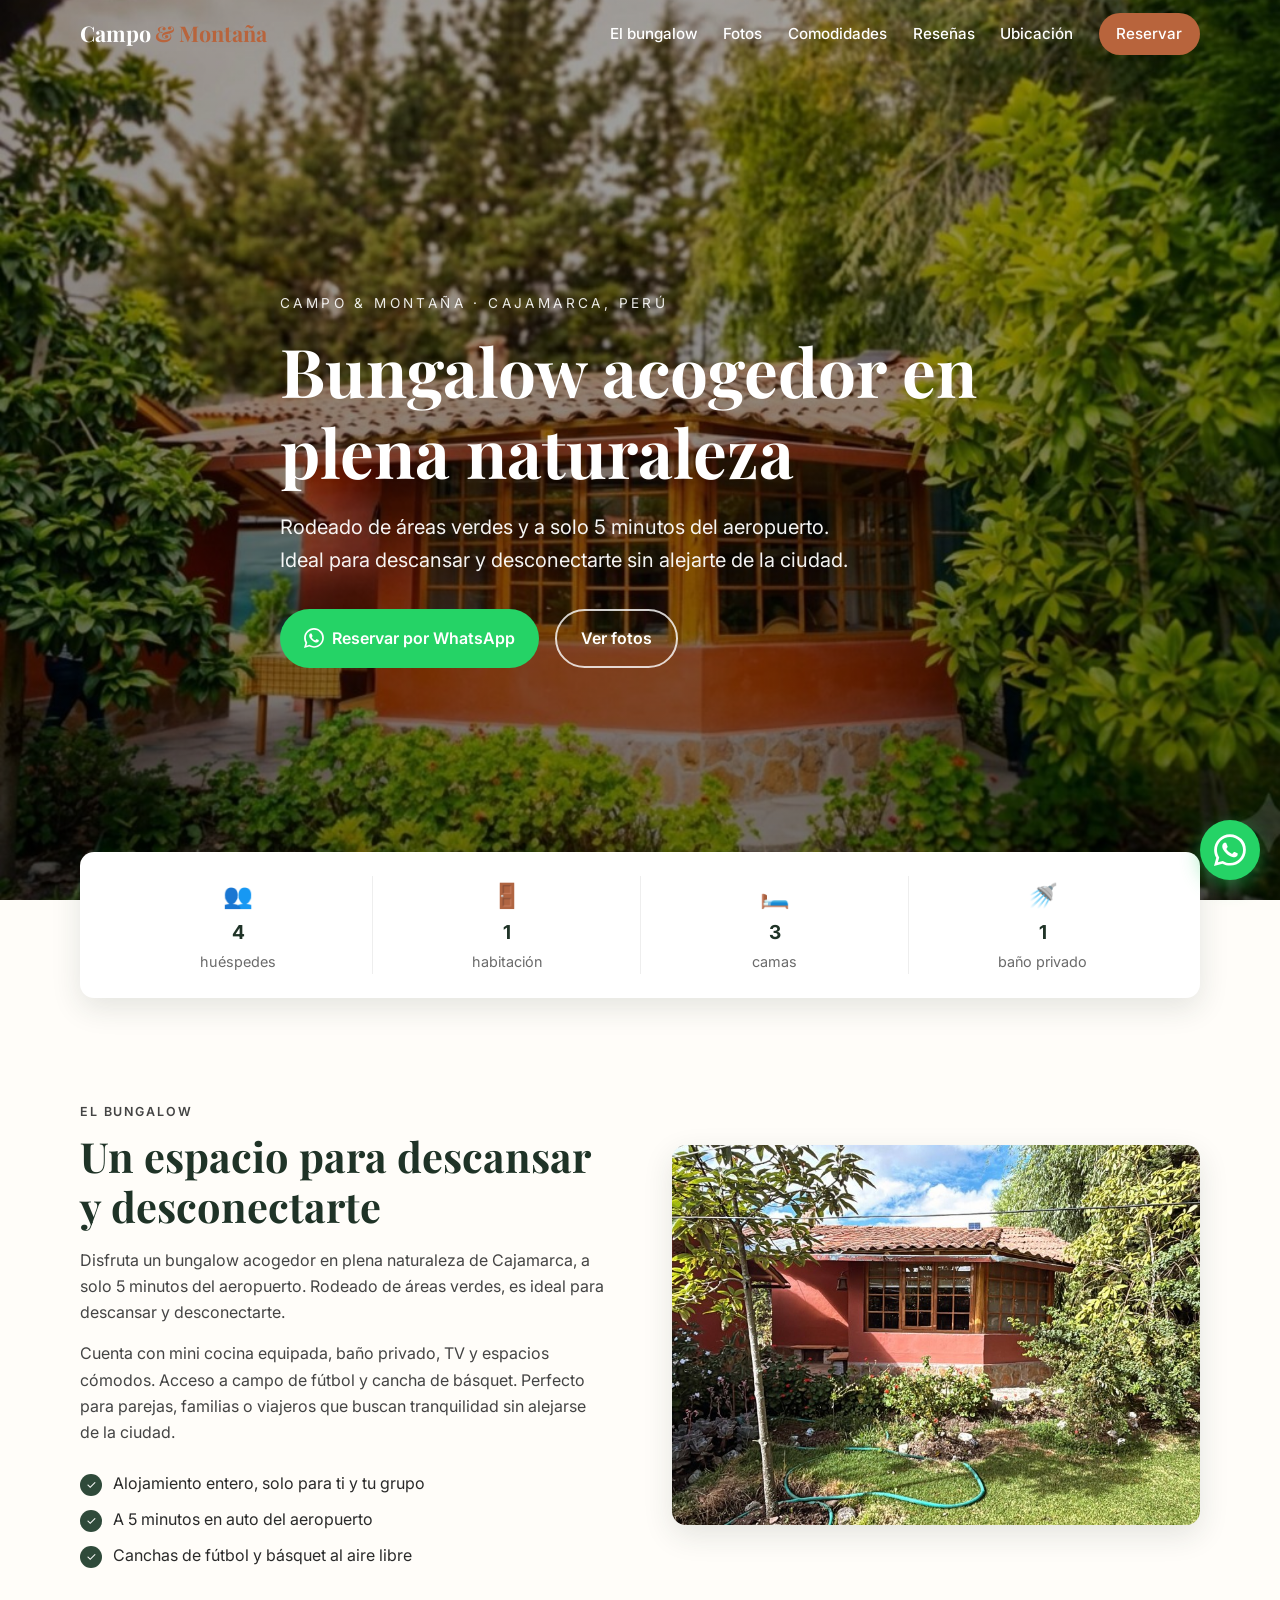
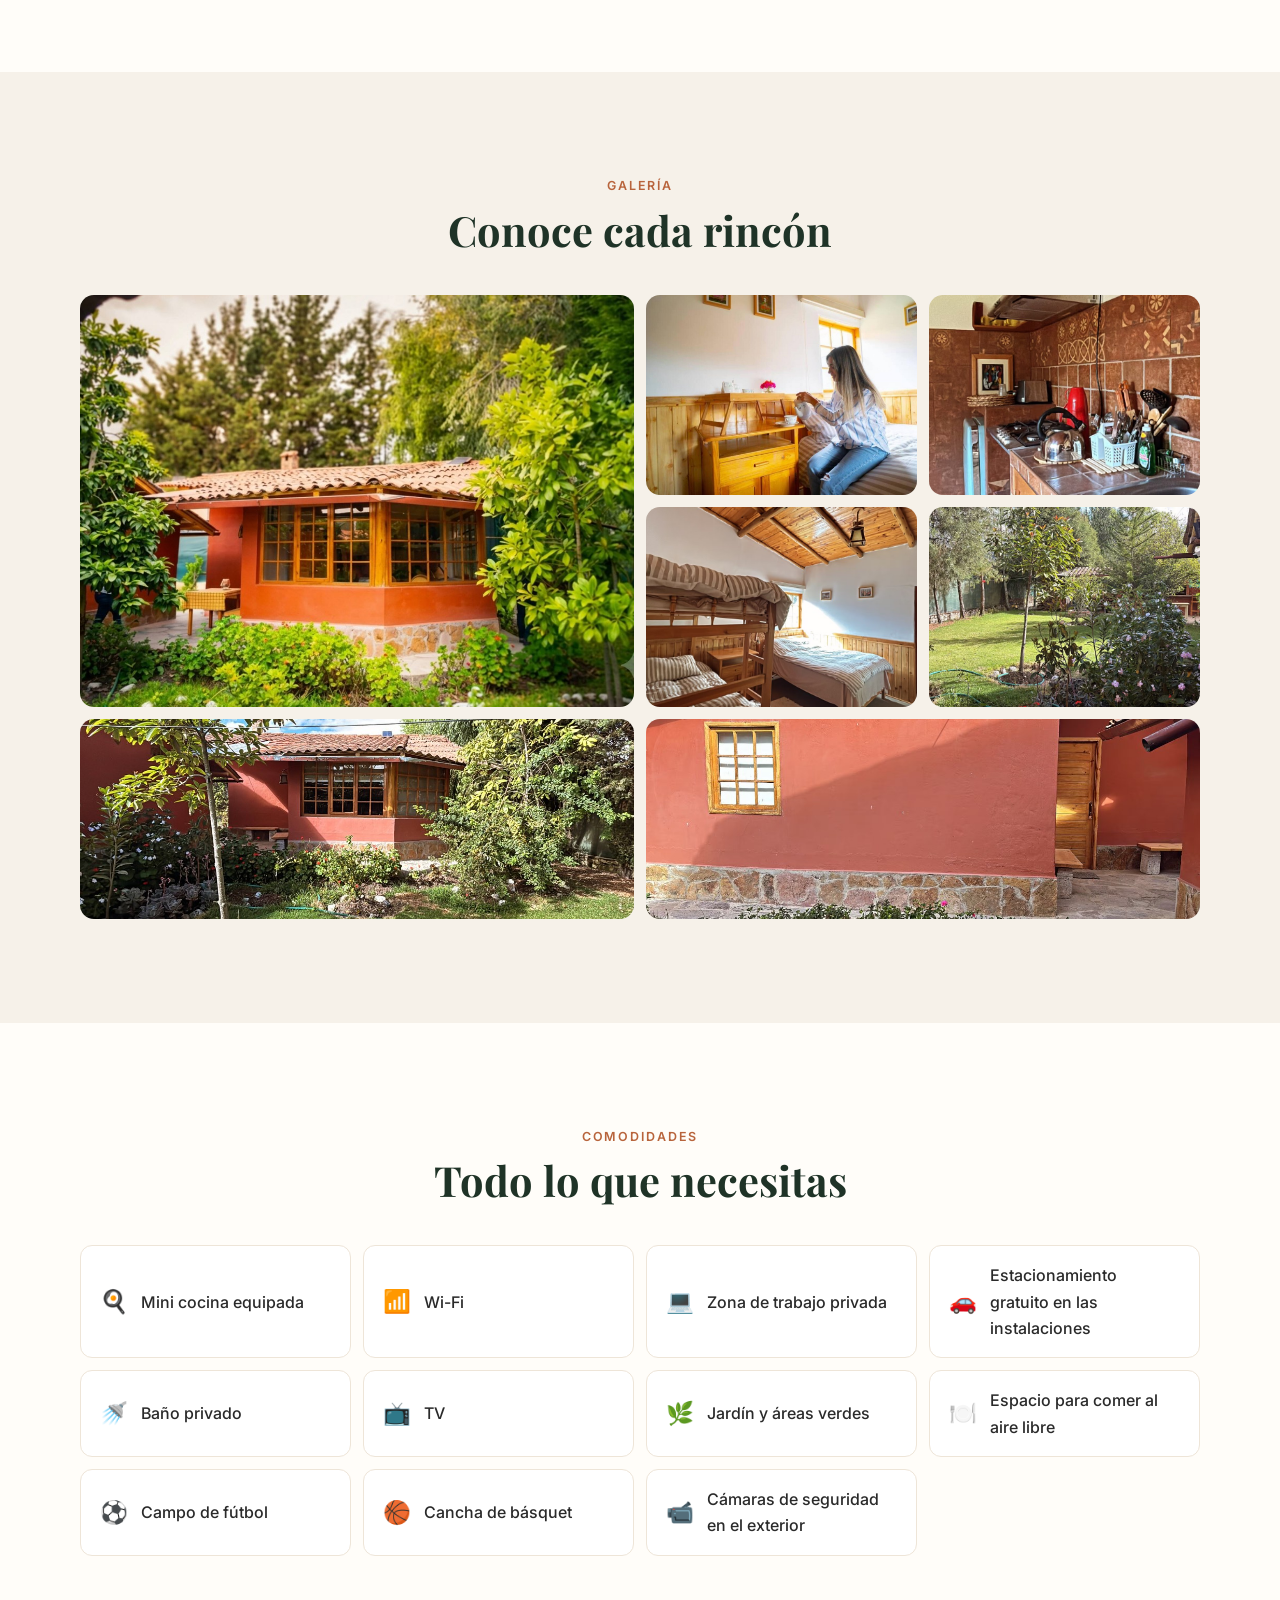
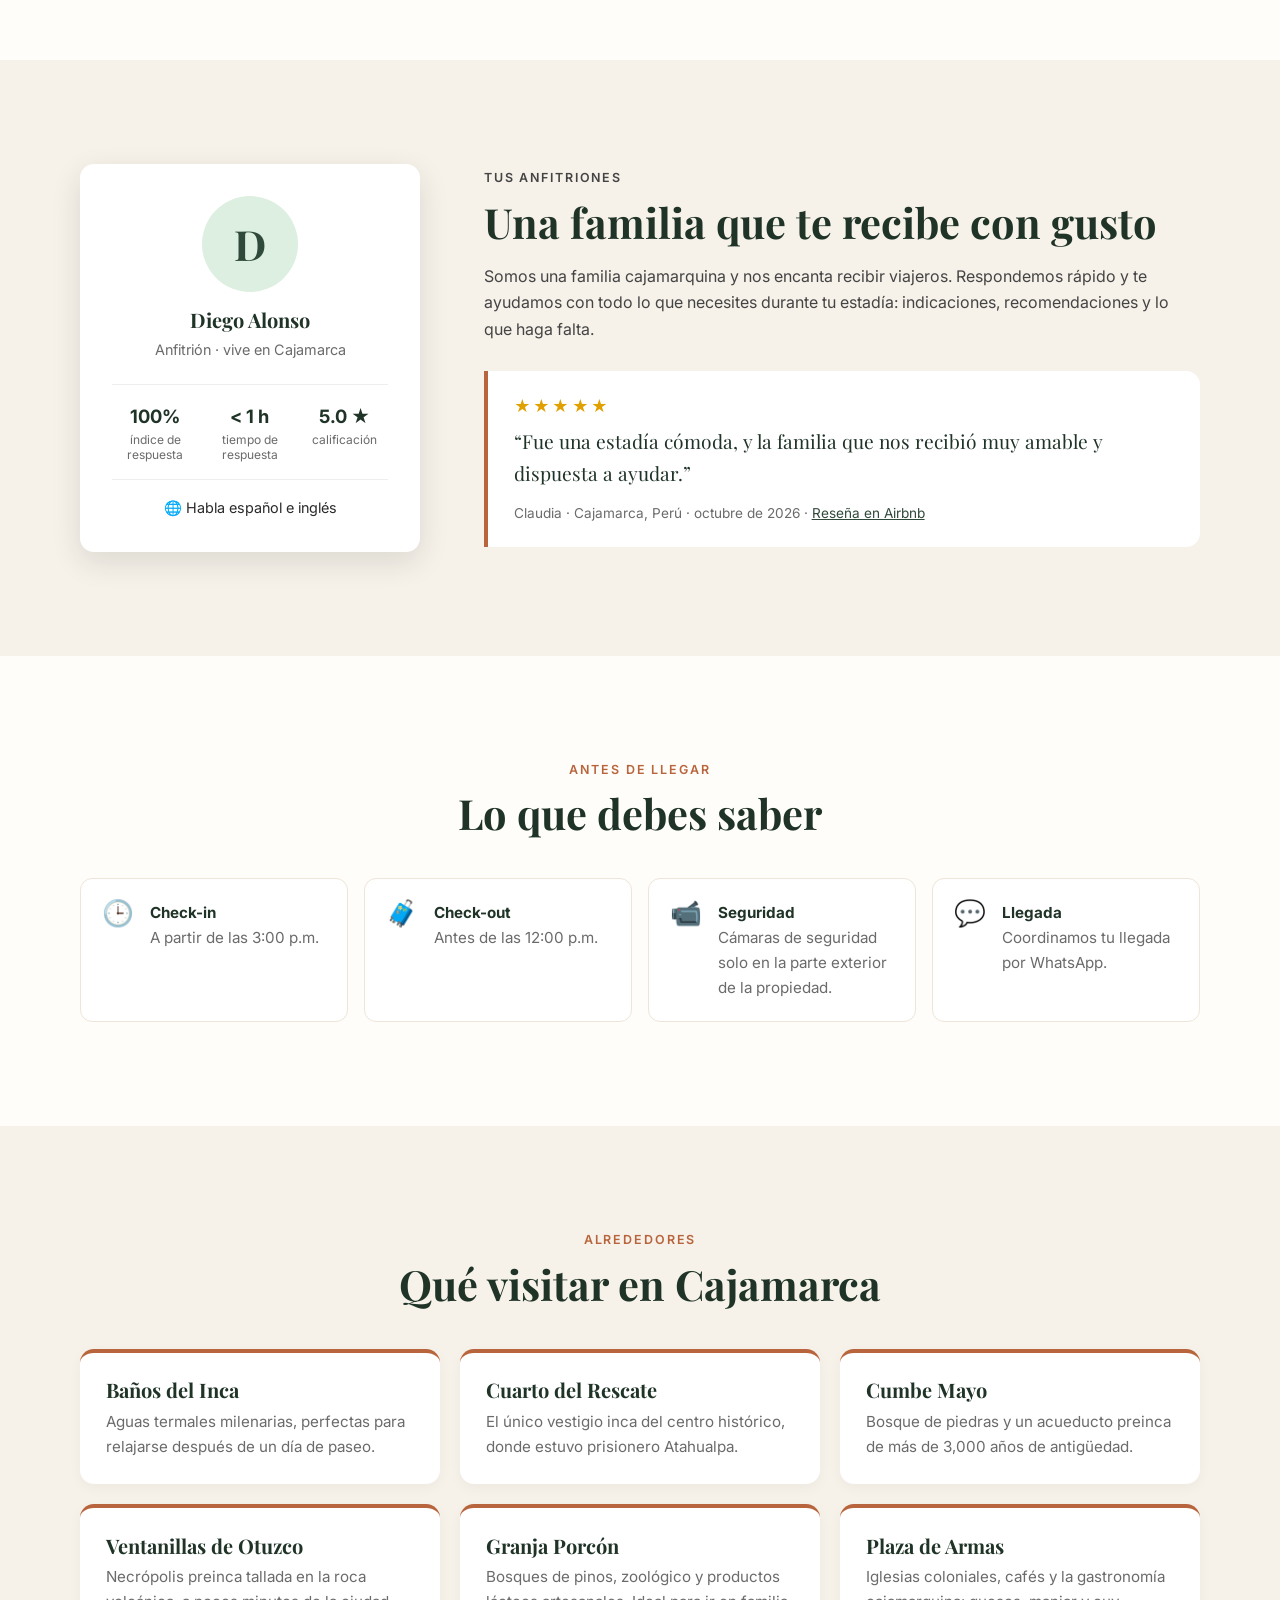
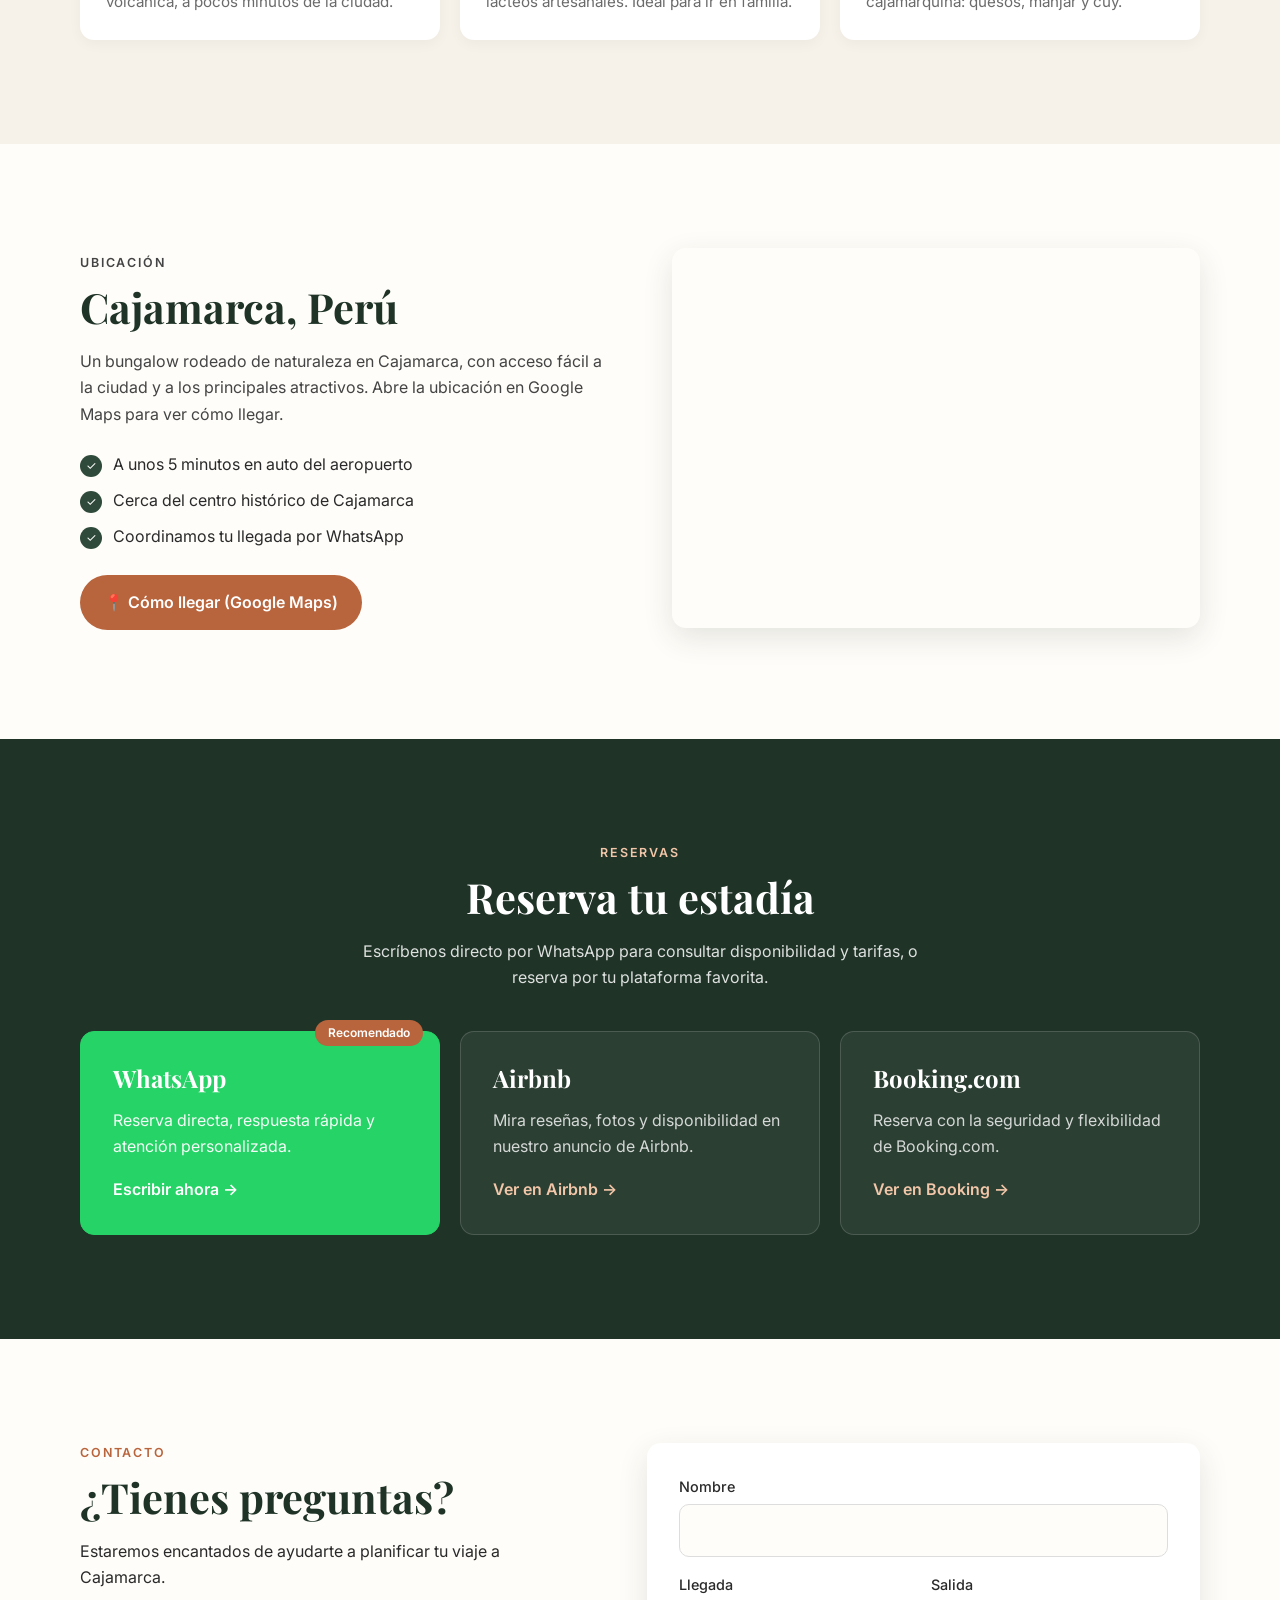
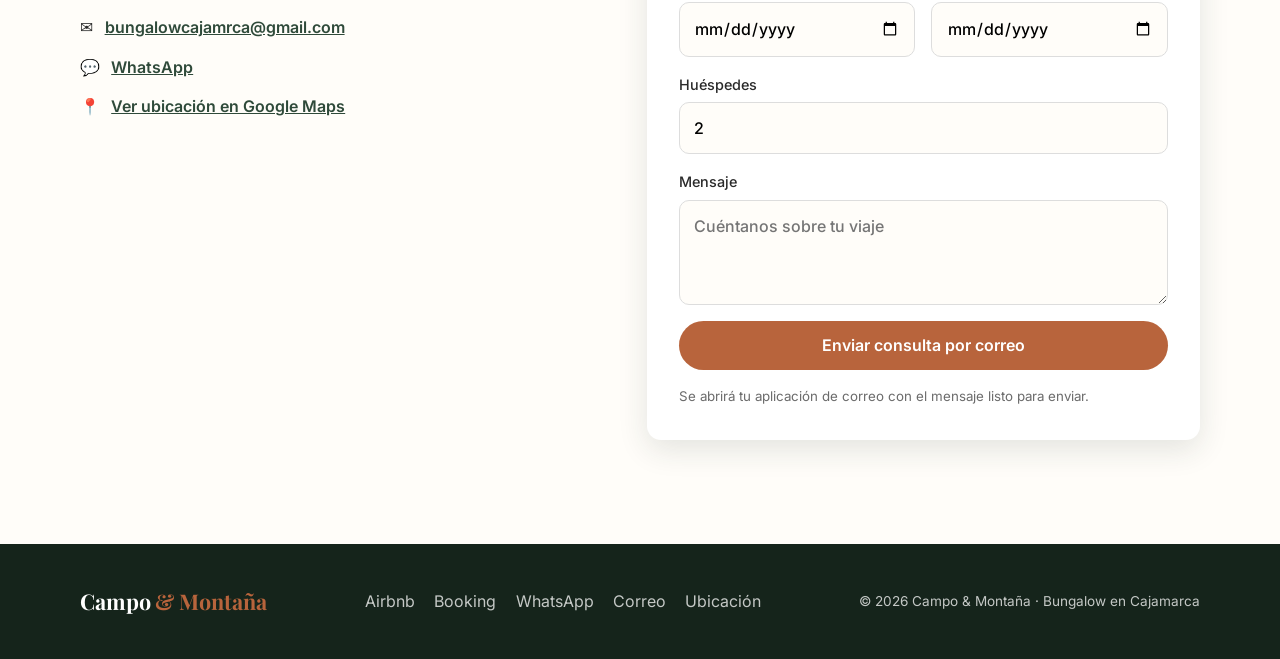
<file: index.html>
<!DOCTYPE html>
<html lang="es">
<head>
  <meta charset="UTF-8" />
  <meta name="viewport" content="width=device-width, initial-scale=1.0" />
  <title>Campo &amp; Montaña: Bungalow Acogedor en Cajamarca</title>
  <meta name="description" content="Bungalow acogedor en plena naturaleza de Cajamarca, a 5 minutos del aeropuerto. Para 4 huéspedes, con mini cocina, Wi-Fi, estacionamiento gratuito y canchas de fútbol y básquet. Reserva por WhatsApp, Airbnb o Booking." />
  <meta name="keywords" content="bungalow Cajamarca, hospedaje Cajamarca, alojamiento Cajamarca, Baños del Inca, casa de campo Cajamarca, Airbnb Cajamarca" />
  <meta name="theme-color" content="#2f4a3a" />
  <link rel="canonical" href="https://ddiegohoyos2007-tech.github.io/Bungalow/" />

  <!-- Open Graph (vista previa al compartir en WhatsApp / Facebook) -->
  <meta property="og:type" content="website" />
  <meta property="og:title" content="Campo &amp; Montaña: Bungalow Acogedor en Cajamarca" />
  <meta property="og:description" content="Bungalow rodeado de naturaleza, a 5 minutos del aeropuerto de Cajamarca. Reserva directo por WhatsApp." />
  <meta property="og:image" content="https://ddiegohoyos2007-tech.github.io/Bungalow/images/portada.jpg" />
  <meta property="og:url" content="https://ddiegohoyos2007-tech.github.io/Bungalow/" />
  <meta property="og:locale" content="es_PE" />

  <link rel="icon" href="data:image/svg+xml,<svg xmlns='http://www.w3.org/2000/svg' viewBox='0 0 100 100'><text y='.9em' font-size='90'>🏡</text></svg>" />
  <link rel="preconnect" href="https://fonts.googleapis.com" />
  <link rel="preconnect" href="https://fonts.gstatic.com" crossorigin />
  <link href="https://fonts.googleapis.com/css2?family=Playfair+Display:wght@500;700&family=Inter:wght@400;500;600&display=swap" rel="stylesheet" />
  <link rel="stylesheet" href="css/styles.css" />

  <!-- Datos estructurados para Google -->
  <script type="application/ld+json">
  {
    "@context": "https://schema.org",
    "@type": "LodgingBusiness",
    "name": "Campo & Montaña: Bungalow Acogedor en Cajamarca",
    "description": "Bungalow acogedor en plena naturaleza de Cajamarca, a 5 minutos del aeropuerto.",
    "checkinTime": "15:00",
    "checkoutTime": "12:00",
    "numberOfRooms": 1,
    "amenityFeature": [
      {"@type": "LocationFeatureSpecification", "name": "Wi-Fi", "value": true},
      {"@type": "LocationFeatureSpecification", "name": "Estacionamiento gratuito", "value": true},
      {"@type": "LocationFeatureSpecification", "name": "Cocina", "value": true}
    ],
    "email": "bungalowcajamrca@gmail.com",
    "address": { "@type": "PostalAddress", "addressLocality": "Cajamarca", "addressCountry": "PE" },
    "hasMap": "https://maps.app.goo.gl/gM3MKxCMabuXckFG8",
    "image": "https://ddiegohoyos2007-tech.github.io/Bungalow/images/portada.jpg",
    "url": "https://ddiegohoyos2007-tech.github.io/Bungalow/",
    "sameAs": [
      "https://www.airbnb.cl/rooms/1586560293277584547",
      "https://www.booking.com/Share-51Z6vq"
    ]
  }
  </script>
</head>
<body>

  <!-- ===== NAVEGACIÓN ===== -->
  <header class="nav" id="nav">
    <div class="container nav__inner">
      <a href="#inicio" class="nav__logo">Campo<span>&amp; Montaña</span></a>
      <button class="nav__toggle" id="navToggle" aria-label="Abrir menú" aria-expanded="false">
        <span></span><span></span><span></span>
      </button>
      <nav class="nav__links" id="navLinks">
        <a href="#nosotros">El bungalow</a>
        <a href="#galeria">Fotos</a>
        <a href="#comodidades">Comodidades</a>
        <a href="#anfitrion">Reseñas</a>
        <a href="#ubicacion">Ubicación</a>
        <a href="#reservar" class="btn btn--small">Reservar</a>
      </nav>
    </div>
  </header>

  <!-- ===== PORTADA ===== -->
  <section class="hero" id="inicio">
    <div class="hero__overlay"></div>
    <div class="container hero__content">
      <p class="hero__eyebrow">Campo &amp; Montaña · Cajamarca, Perú</p>
      <h1>Bungalow acogedor en plena naturaleza</h1>
      <p class="hero__lead">Rodeado de áreas verdes y a solo 5 minutos del aeropuerto. Ideal para descansar y desconectarte sin alejarte de la ciudad.</p>
      <div class="hero__actions">
        <a href="https://wa.link/zfmrv6" target="_blank" rel="noopener" class="btn btn--whatsapp">
          <svg viewBox="0 0 24 24" aria-hidden="true"><path d="M17.5 14.4c-.3-.1-1.7-.8-2-.9-.3-.1-.5-.1-.7.1-.2.3-.8.9-.9 1.1-.2.2-.3.2-.6.1-.3-.1-1.2-.5-2.3-1.4-.9-.8-1.4-1.7-1.6-2-.2-.3 0-.5.1-.6l.4-.5c.1-.2.2-.3.3-.5.1-.2 0-.4 0-.5l-.9-2.2c-.2-.6-.5-.5-.7-.5h-.6c-.2 0-.5.1-.8.4-.3.3-1 1-1 2.4s1 2.8 1.2 3c.1.2 2 3.1 4.9 4.3.7.3 1.2.5 1.6.6.7.2 1.3.2 1.8.1.6-.1 1.7-.7 1.9-1.4.2-.7.2-1.2.2-1.4-.1-.1-.3-.2-.6-.3zM12 21.8c-1.8 0-3.5-.5-5-1.4l-.4-.2-3.7 1 1-3.6-.2-.4C2.7 15.6 2.2 13.8 2.2 12 2.2 6.6 6.6 2.2 12 2.2c2.6 0 5.1 1 6.9 2.9 1.8 1.8 2.9 4.3 2.9 6.9 0 5.4-4.4 9.8-9.8 9.8zm8.4-18.2C18.1 1.3 15.2.1 12 .1 5.5.1.1 5.5.1 12c0 2.1.5 4.1 1.6 5.9L0 24l6.3-1.7c1.7.9 3.7 1.4 5.7 1.4 6.6 0 11.9-5.3 11.9-11.9 0-3.2-1.2-6.2-3.5-8.4z"/></svg>
          Reservar por WhatsApp
        </a>
        <a href="#galeria" class="btn btn--ghost">Ver fotos</a>
      </div>
    </div>
  </section>

  <!-- ===== DATOS RÁPIDOS ===== -->
    <section class="facts">
    <div class="container facts__grid">
      <div class="fact"><span class="fact__icon">👥</span><strong>4</strong><span>huéspedes</span></div>
      <div class="fact"><span class="fact__icon">🚪</span><strong>1</strong><span>habitación</span></div>
      <div class="fact"><span class="fact__icon">🛏️</span><strong>3</strong><span>camas</span></div>
      <div class="fact"><span class="fact__icon">🚿</span><strong>1</strong><span>baño privado</span></div>
    </div>
  </section>

  <!-- ===== SOBRE EL BUNGALOW ===== -->
  <section class="section" id="nosotros">
    <div class="container split">
      <div class="split__text">
        <p class="eyebrow">El bungalow</p>
        <h2>Un espacio para descansar y desconectarte</h2>
        <p>Disfruta un bungalow acogedor en plena naturaleza de Cajamarca, a solo 5 minutos del aeropuerto. Rodeado de áreas verdes, es ideal para descansar y desconectarte.</p>
        <p>Cuenta con mini cocina equipada, baño privado, TV y espacios cómodos. Acceso a campo de fútbol y cancha de básquet. Perfecto para parejas, familias o viajeros que buscan tranquilidad sin alejarse de la ciudad.</p>
        <ul class="checklist">
          <li>Alojamiento entero, solo para ti y tu grupo</li>
          <li>A 5 minutos en auto del aeropuerto</li>
          <li>Canchas de fútbol y básquet al aire libre</li>
        </ul>
      </div>
      <div class="split__media">
        <div class="photo" style="background-image: url('images/foto-6.jpg')" data-label="foto-6.jpg" role="img" aria-label="Bungalow rodeado de jardín"></div>
      </div>
    </div>
  </section>

  <!-- ===== GALERÍA ===== -->
  <!-- Fotos en /images: foto-1.jpg ... foto-7.jpg -->
  <section class="section section--alt" id="galeria">
    <div class="container">
      <p class="eyebrow center">Galería</p>
      <h2 class="center">Conoce cada rincón</h2>
      <div class="gallery" id="gallery">
        <button class="photo gallery__item gallery__item--big" style="background-image: url('images/foto-1.jpg')" data-src="images/foto-1.jpg" data-label="foto-1.jpg" aria-label="Ver foto: Exterior del bungalow entre árboles"></button>
        <button class="photo gallery__item" style="background-image: url('images/foto-2.jpg')" data-src="images/foto-2.jpg" data-label="foto-2.jpg" aria-label="Ver foto: Habitación con mesa de noche"></button>
        <button class="photo gallery__item" style="background-image: url('images/foto-3.jpg')" data-src="images/foto-3.jpg" data-label="foto-3.jpg" aria-label="Ver foto: Mini cocina equipada"></button>
        <button class="photo gallery__item" style="background-image: url('images/foto-4.jpg')" data-src="images/foto-4.jpg" data-label="foto-4.jpg" aria-label="Ver foto: Habitación con camarote y cama"></button>
        <button class="photo gallery__item" style="background-image: url('images/foto-5.jpg')" data-src="images/foto-5.jpg" data-label="foto-5.jpg" aria-label="Ver foto: Jardín con áreas verdes"></button>
        <button class="photo gallery__item gallery__item--wide" style="background-image: url('images/foto-6.jpg')" data-src="images/foto-6.jpg" data-label="foto-6.jpg" aria-label="Ver foto: Bungalow y jardín"></button>
        <button class="photo gallery__item gallery__item--wide" style="background-image: url('images/foto-7.jpg')" data-src="images/foto-7.jpg" data-label="foto-7.jpg" aria-label="Ver foto: Entrada del bungalow"></button>
      </div>
    </div>
  </section>

  <!-- ===== COMODIDADES ===== -->
  <section class="section" id="comodidades">
    <div class="container">
      <p class="eyebrow center">Comodidades</p>
      <h2 class="center">Todo lo que necesitas</h2>
      <div class="amenities">
        <div class="amenity"><span>🍳</span>Mini cocina equipada</div>
        <div class="amenity"><span>📶</span>Wi-Fi</div>
        <div class="amenity"><span>💻</span>Zona de trabajo privada</div>
        <div class="amenity"><span>🚗</span>Estacionamiento gratuito en las instalaciones</div>
        <div class="amenity"><span>🚿</span>Baño privado</div>
        <div class="amenity"><span>📺</span>TV</div>
        <div class="amenity"><span>🌿</span>Jardín y áreas verdes</div>
        <div class="amenity"><span>🍽️</span>Espacio para comer al aire libre</div>
        <div class="amenity"><span>⚽</span>Campo de fútbol</div>
        <div class="amenity"><span>🏀</span>Cancha de básquet</div>
        <div class="amenity"><span>📹</span>Cámaras de seguridad en el exterior</div>
      </div>
    </div>
  </section>

  <!-- ===== ANFITRIÓN Y RESEÑAS ===== -->
  <section class="section section--alt" id="anfitrion">
    <div class="container host">
      <div class="host__card">
        <div class="host__avatar">D</div>
        <h3>Diego Alonso</h3>
        <p class="host__role">Anfitrión · vive en Cajamarca</p>
        <ul class="host__stats">
          <li><strong>100%</strong><span>índice de respuesta</span></li>
          <li><strong>&lt; 1 h</strong><span>tiempo de respuesta</span></li>
          <li><strong>5.0 ★</strong><span>calificación</span></li>
        </ul>
        <p class="host__lang">🌐 Habla español e inglés</p>
      </div>
      <div class="host__text">
        <p class="eyebrow">Tus anfitriones</p>
        <h2>Una familia que te recibe con gusto</h2>
        <p>Somos una familia cajamarquina y nos encanta recibir viajeros. Respondemos rápido y te ayudamos con todo lo que necesites durante tu estadía: indicaciones, recomendaciones y lo que haga falta.</p>
        <blockquote class="review">
          <div class="review__stars" aria-label="5 de 5 estrellas">★★★★★</div>
          <p>“Fue una estadía cómoda, y la familia que nos recibió muy amable y dispuesta a ayudar.”</p>
          <footer>Claudia · Cajamarca, Perú · octubre de 2026 · <a href="https://www.airbnb.cl/rooms/1586560293277584547" target="_blank" rel="noopener">Reseña en Airbnb</a></footer>
        </blockquote>
      </div>
    </div>
  </section>

  <!-- ===== LO QUE DEBES SABER ===== -->
  <section class="section">
    <div class="container">
      <p class="eyebrow center">Antes de llegar</p>
      <h2 class="center">Lo que debes saber</h2>
      <div class="info">
        <div class="info__item"><span>🕒</span><div><strong>Check-in</strong>A partir de las 3:00 p.m.</div></div>
        <div class="info__item"><span>🧳</span><div><strong>Check-out</strong>Antes de las 12:00 p.m.</div></div>
        <div class="info__item"><span>📹</span><div><strong>Seguridad</strong>Cámaras de seguridad solo en la parte exterior de la propiedad.</div></div>
        <div class="info__item"><span>💬</span><div><strong>Llegada</strong>Coordinamos tu llegada por WhatsApp.</div></div>
      </div>
    </div>
  </section>

  <!-- ===== QUÉ HACER EN CAJAMARCA ===== -->
  <section class="section section--alt">
    <div class="container">
      <p class="eyebrow center">Alrededores</p>
      <h2 class="center">Qué visitar en Cajamarca</h2>
      <div class="cards">
        <article class="card">
          <h3>Baños del Inca</h3>
          <p>Aguas termales milenarias, perfectas para relajarse después de un día de paseo.</p>
        </article>
        <article class="card">
          <h3>Cuarto del Rescate</h3>
          <p>El único vestigio inca del centro histórico, donde estuvo prisionero Atahualpa.</p>
        </article>
        <article class="card">
          <h3>Cumbe Mayo</h3>
          <p>Bosque de piedras y un acueducto preinca de más de 3,000 años de antigüedad.</p>
        </article>
        <article class="card">
          <h3>Ventanillas de Otuzco</h3>
          <p>Necrópolis preinca tallada en la roca volcánica, a pocos minutos de la ciudad.</p>
        </article>
        <article class="card">
          <h3>Granja Porcón</h3>
          <p>Bosques de pinos, zoológico y productos lácteos artesanales. Ideal para ir en familia.</p>
        </article>
        <article class="card">
          <h3>Plaza de Armas</h3>
          <p>Iglesias coloniales, cafés y la gastronomía cajamarquina: quesos, manjar y cuy.</p>
        </article>
      </div>
    </div>
  </section>

  <!-- ===== UBICACIÓN ===== -->
  <section class="section" id="ubicacion">
    <div class="container split">
      <div class="split__text">
        <p class="eyebrow">Ubicación</p>
        <h2>Cajamarca, Perú</h2>
        <p>Un bungalow rodeado de naturaleza en Cajamarca, con acceso fácil a la ciudad y a los principales atractivos. Abre la ubicación en Google Maps para ver cómo llegar.</p>
        <ul class="checklist">
          <li>A unos 5 minutos en auto del aeropuerto</li>
          <li>Cerca del centro histórico de Cajamarca</li>
          <li>Coordinamos tu llegada por WhatsApp</li>
        </ul>
        <a href="https://maps.app.goo.gl/gM3MKxCMabuXckFG8" target="_blank" rel="noopener" class="btn map__btn">📍 Cómo llegar (Google Maps)</a>
      </div>
      <div class="split__media">
        <!-- EDITA: cambia "Cajamarca, Peru" por tu dirección o coordenadas para mostrar el punto exacto -->
        <iframe class="map" title="Mapa de Cajamarca" loading="lazy" referrerpolicy="no-referrer-when-downgrade"
          src="https://www.google.com/maps?q=Cajamarca,+Peru&z=13&output=embed"></iframe>
      </div>
    </div>
  </section>

  <!-- ===== RESERVAR ===== -->
  <section class="section book" id="reservar">
    <div class="container">
      <p class="eyebrow center light">Reservas</p>
      <h2 class="center">Reserva tu estadía</h2>
      <p class="center book__lead">Escríbenos directo por WhatsApp para consultar disponibilidad y tarifas, o reserva por tu plataforma favorita.</p>
      <div class="book__grid">
        <a href="https://wa.link/zfmrv6" target="_blank" rel="noopener" class="book__card book__card--featured">
          <span class="book__badge">Recomendado</span>
          <h3>WhatsApp</h3>
          <p>Reserva directa, respuesta rápida y atención personalizada.</p>
          <span class="book__cta">Escribir ahora →</span>
        </a>
        <a href="https://www.airbnb.cl/rooms/1586560293277584547" target="_blank" rel="noopener" class="book__card">
          <h3>Airbnb</h3>
          <p>Mira reseñas, fotos y disponibilidad en nuestro anuncio de Airbnb.</p>
          <span class="book__cta">Ver en Airbnb →</span>
        </a>
        <a href="https://www.booking.com/Share-51Z6vq" target="_blank" rel="noopener" class="book__card">
          <h3>Booking.com</h3>
          <p>Reserva con la seguridad y flexibilidad de Booking.com.</p>
          <span class="book__cta">Ver en Booking →</span>
        </a>
      </div>
    </div>
  </section>

  <!-- ===== CONTACTO ===== -->
  <section class="section" id="contacto">
    <div class="container contact">
      <div>
        <p class="eyebrow">Contacto</p>
        <h2>¿Tienes preguntas?</h2>
        <p>Estaremos encantados de ayudarte a planificar tu viaje a Cajamarca.</p>
        <ul class="contact__list">
          <li><span>✉️</span><a href="mailto:bungalowcajamrca@gmail.com">bungalowcajamrca@gmail.com</a></li>
          <li><span>💬</span><a href="https://wa.link/zfmrv6" target="_blank" rel="noopener">WhatsApp</a></li>
          <li><span>📍</span><a href="https://maps.app.goo.gl/gM3MKxCMabuXckFG8" target="_blank" rel="noopener">Ver ubicación en Google Maps</a></li>
        </ul>
      </div>
      <form class="form" id="contactForm">
        <label>Nombre<input type="text" name="nombre" required /></label>
        <div class="form__row">
          <label>Llegada<input type="date" name="llegada" /></label>
          <label>Salida<input type="date" name="salida" /></label>
        </div>
        <label>Huéspedes<input type="number" name="huespedes" min="1" max="10" value="2" /></label>
        <label>Mensaje<textarea name="mensaje" rows="3" placeholder="Cuéntanos sobre tu viaje"></textarea></label>
        <button type="submit" class="btn">Enviar consulta por correo</button>
        <small>Se abrirá tu aplicación de correo con el mensaje listo para enviar.</small>
      </form>
    </div>
  </section>

  <!-- ===== PIE ===== -->
  <footer class="footer">
    <div class="container footer__inner">
      <p class="nav__logo">Campo<span>&amp; Montaña</span></p>
      <div class="footer__links">
        <a href="https://www.airbnb.cl/rooms/1586560293277584547" target="_blank" rel="noopener">Airbnb</a>
        <a href="https://www.booking.com/Share-51Z6vq" target="_blank" rel="noopener">Booking</a>
        <a href="https://wa.link/zfmrv6" target="_blank" rel="noopener">WhatsApp</a>
        <a href="mailto:bungalowcajamrca@gmail.com">Correo</a>
        <a href="https://maps.app.goo.gl/gM3MKxCMabuXckFG8" target="_blank" rel="noopener">Ubicación</a>
      </div>
      <p class="footer__copy">© <span id="year"></span> Campo &amp; Montaña · Bungalow en Cajamarca</p>
    </div>
  </footer>

  <!-- Botón flotante de WhatsApp -->
  <a href="https://wa.link/zfmrv6" target="_blank" rel="noopener" class="wa-float" aria-label="Escríbenos por WhatsApp">
    <svg viewBox="0 0 24 24" aria-hidden="true"><path d="M17.5 14.4c-.3-.1-1.7-.8-2-.9-.3-.1-.5-.1-.7.1-.2.3-.8.9-.9 1.1-.2.2-.3.2-.6.1-.3-.1-1.2-.5-2.3-1.4-.9-.8-1.4-1.7-1.6-2-.2-.3 0-.5.1-.6l.4-.5c.1-.2.2-.3.3-.5.1-.2 0-.4 0-.5l-.9-2.2c-.2-.6-.5-.5-.7-.5h-.6c-.2 0-.5.1-.8.4-.3.3-1 1-1 2.4s1 2.8 1.2 3c.1.2 2 3.1 4.9 4.3.7.3 1.2.5 1.6.6.7.2 1.3.2 1.8.1.6-.1 1.7-.7 1.9-1.4.2-.7.2-1.2.2-1.4-.1-.1-.3-.2-.6-.3zM12 21.8c-1.8 0-3.5-.5-5-1.4l-.4-.2-3.7 1 1-3.6-.2-.4C2.7 15.6 2.2 13.8 2.2 12 2.2 6.6 6.6 2.2 12 2.2c2.6 0 5.1 1 6.9 2.9 1.8 1.8 2.9 4.3 2.9 6.9 0 5.4-4.4 9.8-9.8 9.8zm8.4-18.2C18.1 1.3 15.2.1 12 .1 5.5.1.1 5.5.1 12c0 2.1.5 4.1 1.6 5.9L0 24l6.3-1.7c1.7.9 3.7 1.4 5.7 1.4 6.6 0 11.9-5.3 11.9-11.9 0-3.2-1.2-6.2-3.5-8.4z"/></svg>
  </a>

  <!-- Visor de fotos -->
  <div class="lightbox" id="lightbox" hidden>
    <button class="lightbox__close" id="lbClose" aria-label="Cerrar">×</button>
    <button class="lightbox__nav lightbox__prev" id="lbPrev" aria-label="Anterior">‹</button>
    <img id="lbImg" alt="Foto del bungalow" />
    <button class="lightbox__nav lightbox__next" id="lbNext" aria-label="Siguiente">›</button>
  </div>

  <script src="js/main.js"></script>
</body>
</html>
</file>
<file: css/styles.css>
/* ===== Colores y tipografía (cámbialos aquí) ===== */
:root {
  --green: #2f4a3a;
  --green-dark: #1f3327;
  --terracotta: #b8643c;
  --sand: #f6f1e9;
  --cream: #fffdf9;
  --text: #2a2a2a;
  --muted: #6b6b6b;
  --whatsapp: #25d366;
  --radius: 14px;
  --shadow: 0 10px 30px rgba(31, 51, 39, .12);
  --font-title: "Playfair Display", Georgia, serif;
  --font-body: "Inter", system-ui, sans-serif;
}

* { box-sizing: border-box; margin: 0; padding: 0; }
html { scroll-behavior: smooth; scroll-padding-top: 72px; }
body { font-family: var(--font-body); color: var(--text); background: var(--cream); line-height: 1.65; }
img { max-width: 100%; display: block; }
a { color: inherit; }
.container { width: min(1120px, 100% - 32px); margin-inline: auto; }

h1, h2, h3 { font-family: var(--font-title); line-height: 1.2; color: var(--green-dark); }
h2 { font-size: clamp(1.8rem, 4vw, 2.6rem); margin-bottom: 1rem; }
h3 { font-size: 1.25rem; margin-bottom: .4rem; }
p + p { margin-top: .9rem; }
.center { text-align: center; }
.eyebrow { text-transform: uppercase; letter-spacing: .15em; font-size: .78rem; font-weight: 600; color: var(--terracotta); margin-bottom: .5rem; }
.eyebrow.light { color: #f2c6a8; }

/* ===== Botones ===== */
.btn {
  display: inline-flex; align-items: center; gap: .5rem;
  background: var(--terracotta); color: #fff; text-decoration: none; border: 0; cursor: pointer;
  padding: .9rem 1.5rem; border-radius: 999px; font-weight: 600; font-size: 1rem; font-family: inherit;
  transition: transform .15s ease, background .2s ease;
}
.btn:hover { background: #9c5230; }
.btn:active { transform: scale(.97); }
.btn--small { padding: .55rem 1.1rem; font-size: .9rem; color: #fff !important; }
.btn--whatsapp { background: var(--whatsapp); }
.btn--whatsapp:hover { background: #1ebe5b; }
.btn--whatsapp svg { width: 20px; height: 20px; fill: #fff; }
.btn--ghost { background: transparent; border: 2px solid rgba(255,255,255,.8); }
.btn--ghost:hover { background: rgba(255,255,255,.15); }

/* ===== Navegación ===== */
.nav { position: fixed; inset: 0 0 auto; z-index: 50; transition: background .3s, box-shadow .3s; }
.nav.scrolled { background: rgba(255,253,249,.96); box-shadow: 0 2px 16px rgba(0,0,0,.08); backdrop-filter: blur(8px); }
.nav__inner { display: flex; align-items: center; justify-content: space-between; height: 68px; }
.nav__logo { font-family: var(--font-title); font-size: 1.35rem; font-weight: 700; text-decoration: none; color: #fff; }
.nav__logo span { color: var(--terracotta); margin-left: .25rem; }
.nav.scrolled .nav__logo { color: var(--green-dark); }
.nav__links { display: flex; align-items: center; gap: 1.6rem; }
.nav__links a { text-decoration: none; color: #fff; font-weight: 500; font-size: .95rem; }
.nav.scrolled .nav__links a:not(.btn) { color: var(--text); }
.nav__toggle { display: none; background: none; border: 0; cursor: pointer; padding: 8px; }
.nav__toggle span { display: block; width: 24px; height: 2px; background: #fff; margin: 5px 0; transition: .3s; }
.nav.scrolled .nav__toggle span { background: var(--green-dark); }

/* ===== Portada ===== */
.hero {
  min-height: 100svh; display: flex; align-items: center; position: relative; color: #fff;
  background: url("../images/portada.jpg") center/cover no-repeat,
              linear-gradient(135deg, #2f4a3a 0%, #5b7a5a 45%, #b8643c 100%);
}
.hero__overlay { position: absolute; inset: 0; background: linear-gradient(180deg, rgba(0,0,0,.35), rgba(0,0,0,.55)); }
.hero__content { position: relative; max-width: 720px; padding-top: 60px; }
.hero__eyebrow { letter-spacing: .25em; text-transform: uppercase; font-size: .85rem; opacity: .9; margin-bottom: 1rem; }
.hero h1 { color: #fff; font-size: clamp(2.4rem, 7vw, 4.2rem); margin-bottom: 1.2rem; }
.hero__lead { font-size: clamp(1.05rem, 2.2vw, 1.25rem); opacity: .95; max-width: 580px; }
.hero__actions { display: flex; flex-wrap: wrap; gap: 1rem; margin-top: 2rem; }

/* ===== Datos rápidos ===== */
.facts { margin-top: -48px; position: relative; z-index: 2; }
.facts__grid {
  display: grid; grid-template-columns: repeat(4, 1fr); background: #fff;
  border-radius: var(--radius); box-shadow: var(--shadow); padding: 1.5rem;
}
.fact { display: flex; flex-direction: column; align-items: center; text-align: center; gap: .1rem; }
.fact + .fact { border-left: 1px solid #eee; }
.fact__icon { font-size: 1.5rem; }
.fact strong { font-size: 1.2rem; color: var(--green-dark); }
.fact span:last-child { color: var(--muted); font-size: .9rem; }

/* ===== Secciones ===== */
.section { padding: clamp(4rem, 9vw, 6.5rem) 0; }
.section--alt { background: var(--sand); }
.section > .container > h2.center { margin-bottom: 2.5rem; }
.split { display: grid; grid-template-columns: 1fr 1fr; gap: clamp(2rem, 5vw, 4rem); align-items: center; }
.split__text p { color: #444; }
.checklist { list-style: none; margin-top: 1.5rem; display: grid; gap: .6rem; }
.checklist li::before { content: "✓"; color: #fff; background: var(--green); border-radius: 50%; width: 22px; height: 22px; display: inline-grid; place-items: center; font-size: .75rem; margin-right: .7rem; }

/* ===== Fotos (con marcador si aún no subes la imagen) ===== */
.photo {
  position: relative; border: 0; border-radius: var(--radius); overflow: hidden; min-height: 380px; width: 100%;
  background-color: #dfe3d6; background-size: cover; background-position: center; background-repeat: no-repeat;
  box-shadow: var(--shadow);
}
.photo.empty { background-image: linear-gradient(135deg, #cfd8cc, #e9dccb) !important; }
.photo.empty::after {
  content: "📷 " attr(data-label); position: absolute; left: 50%; top: 50%; transform: translate(-50%, -50%);
  font-size: .8rem; color: var(--green-dark); opacity: .55; white-space: nowrap;
}
.gallery { display: grid; grid-template-columns: repeat(4, 1fr); grid-auto-rows: 200px; gap: 12px; }
.gallery__item { min-height: 0; cursor: zoom-in; box-shadow: none; transition: transform .3s ease, filter .3s; }
.gallery__item:hover { transform: scale(1.02); filter: brightness(1.05); }
.gallery__item--big { grid-column: span 2; grid-row: span 2; }
.gallery__item--wide { grid-column: span 2; }

/* ===== Anfitrión y reseña ===== */
.host { display: grid; grid-template-columns: 340px 1fr; gap: clamp(2rem, 5vw, 4rem); align-items: center; }
.host__card { background: #fff; border-radius: var(--radius); box-shadow: var(--shadow); padding: 2rem; text-align: center; }
.host__avatar { width: 96px; height: 96px; border-radius: 50%; margin: 0 auto 1rem; display: grid; place-items: center; background: #dcefe0; color: var(--green); font: 700 2.6rem var(--font-title); }
.host__role { color: var(--muted); font-size: .9rem; }
.host__stats { list-style: none; display: grid; grid-template-columns: repeat(3, 1fr); gap: .5rem; margin: 1.4rem 0 1rem; padding: 1rem 0; border-block: 1px solid #eee; }
.host__stats strong { display: block; font-size: 1.15rem; color: var(--green-dark); }
.host__stats span { font-size: .75rem; color: var(--muted); line-height: 1.3; display: block; }
.host__lang { font-size: .9rem; }
.host__text > p { color: #444; }
.review { margin-top: 1.8rem; background: #fff; border-left: 4px solid var(--terracotta); border-radius: 0 var(--radius) var(--radius) 0; padding: 1.4rem 1.6rem; }
.review__stars { color: #e0a100; letter-spacing: .15em; margin-bottom: .4rem; }
.review p { font-family: var(--font-title); font-size: 1.2rem; color: var(--green-dark); }
.review footer { margin-top: .8rem; font-size: .85rem; color: var(--muted); }
.review footer a { color: var(--green); }

/* ===== Lo que debes saber ===== */
.info { display: grid; grid-template-columns: repeat(auto-fill, minmax(240px, 1fr)); gap: 16px; }
.info__item { display: flex; gap: 1rem; align-items: flex-start; padding: 1.3rem; border: 1px solid #eee5d8; border-radius: 12px; background: #fff; }
.info__item span { font-size: 1.6rem; line-height: 1; }
.info__item strong { display: block; color: var(--green-dark); }
.info__item div { color: var(--muted); font-size: .95rem; }

/* ===== Comodidades ===== */
.amenities { display: grid; grid-template-columns: repeat(auto-fill, minmax(220px, 1fr)); gap: 12px; }
.amenity { display: flex; align-items: center; gap: .8rem; background: #fff; border: 1px solid #eee5d8; border-radius: 12px; padding: 1rem 1.2rem; font-weight: 500; }
.amenity span { font-size: 1.4rem; }

/* ===== Tarjetas ===== */
.cards { display: grid; grid-template-columns: repeat(auto-fill, minmax(280px, 1fr)); gap: 20px; }
.card { background: #fff; border-radius: var(--radius); padding: 1.6rem; border-top: 4px solid var(--terracotta); box-shadow: 0 4px 14px rgba(0,0,0,.04); }
.card p { color: var(--muted); font-size: .95rem; }

/* ===== Mapa ===== */
.map__btn { margin-top: 1.6rem; }
.map { width: 100%; height: 380px; border: 0; border-radius: var(--radius); box-shadow: var(--shadow); }

/* ===== Reservar ===== */
.book { background: var(--green-dark); color: #fff; }
.book h2 { color: #fff; }
.book__lead { opacity: .85; max-width: 600px; margin: -1.5rem auto 2.5rem; }
.book__grid { display: grid; grid-template-columns: repeat(3, 1fr); gap: 20px; }
.book__card {
  position: relative; display: flex; flex-direction: column; gap: .5rem; text-decoration: none;
  background: rgba(255,255,255,.06); border: 1px solid rgba(255,255,255,.15); border-radius: var(--radius); padding: 2rem;
  transition: transform .2s ease, background .2s ease;
}
.book__card:hover { transform: translateY(-4px); background: rgba(255,255,255,.1); }
.book__card h3 { color: #fff; font-size: 1.5rem; }
.book__card p { opacity: .8; flex: 1; }
.book__cta { font-weight: 600; color: #f2c6a8; margin-top: .5rem; }
.book__card--featured { background: var(--whatsapp); border-color: var(--whatsapp); }
.book__card--featured:hover { background: #1ebe5b; }
.book__card--featured p { opacity: .95; }
.book__card--featured .book__cta { color: #fff; }
.book__badge { position: absolute; top: -12px; right: 16px; background: var(--terracotta); padding: .2rem .8rem; border-radius: 999px; font-size: .75rem; font-weight: 600; }

/* ===== Contacto ===== */
.contact { display: grid; grid-template-columns: 1fr 1.1fr; gap: clamp(2rem, 5vw, 4rem); align-items: start; }
.contact__list { list-style: none; margin-top: 1.5rem; display: grid; gap: .8rem; }
.contact__list li { display: flex; align-items: center; gap: .7rem; overflow-wrap: anywhere; }
.contact__list a { color: var(--green); font-weight: 600; }
.form { background: #fff; padding: 2rem; border-radius: var(--radius); box-shadow: var(--shadow); display: grid; gap: 1rem; }
.form label { display: grid; gap: .35rem; font-size: .9rem; font-weight: 500; }
.form input, .form textarea { font: inherit; font-size: 16px; padding: .75rem .9rem; border: 1px solid #ddd; border-radius: 10px; background: var(--cream); }
.form input:focus, .form textarea:focus { outline: 2px solid var(--green); border-color: transparent; }
.form__row { display: grid; grid-template-columns: 1fr 1fr; gap: 1rem; }
.form small { color: var(--muted); }
.form .btn { justify-content: center; }

/* ===== Pie ===== */
.footer { background: #15241b; color: rgba(255,255,255,.75); padding: 2.5rem 0; }
.footer__inner { display: flex; flex-wrap: wrap; align-items: center; justify-content: space-between; gap: 1rem; }
.footer .nav__logo { color: #fff; }
.footer__links { display: flex; flex-wrap: wrap; gap: 1.2rem; }
.footer__links a { text-decoration: none; }
.footer__links a:hover { color: #fff; }
.footer__copy { font-size: .85rem; }

/* ===== WhatsApp flotante ===== */
.wa-float {
  position: fixed; right: 20px; bottom: 20px; z-index: 60; width: 60px; height: 60px; border-radius: 50%;
  background: var(--whatsapp); display: grid; place-items: center; box-shadow: 0 6px 20px rgba(37,211,102,.45);
  transition: transform .2s ease;
}
.wa-float:hover { transform: scale(1.08); }
.wa-float svg { width: 32px; height: 32px; fill: #fff; }

/* ===== Visor de fotos ===== */
.lightbox { position: fixed; inset: 0; z-index: 100; background: rgba(0,0,0,.92); display: grid; place-items: center; }
.lightbox[hidden] { display: none; }
.lightbox img { max-width: 92vw; max-height: 86vh; border-radius: 8px; }
.lightbox button { position: absolute; background: none; border: 0; color: #fff; cursor: pointer; font-size: 3rem; line-height: 1; padding: 1rem; }
.lightbox__close { top: 8px; right: 12px; }
.lightbox__prev { left: 8px; }
.lightbox__next { right: 8px; }

/* ===== Animación al hacer scroll ===== */
.reveal { opacity: 0; transform: translateY(24px); transition: opacity .7s ease, transform .7s ease; }
.reveal.visible { opacity: 1; transform: none; }
@media (prefers-reduced-motion: reduce) {
  html { scroll-behavior: auto; }
  .reveal { opacity: 1; transform: none; transition: none; }
}

/* ===== Responsive ===== */
@media (max-width: 860px) {
  .nav__toggle { display: block; }
  .nav__links {
    position: fixed; inset: 68px 0 auto; flex-direction: column; gap: 0; background: var(--cream);
    box-shadow: 0 10px 20px rgba(0,0,0,.08); max-height: 0; overflow: hidden; transition: max-height .35s ease;
  }
  .nav__links.open { max-height: 420px; }
  .nav__links a { color: var(--text) !important; padding: 1rem; width: 100%; text-align: center; }
  .nav__links .btn { width: auto; margin: .5rem 0 1rem; }
  .split, .contact, .host { grid-template-columns: 1fr; }
  .book__grid { grid-template-columns: 1fr; }
  .gallery { grid-template-columns: repeat(2, 1fr); grid-auto-rows: 160px; }
  .facts__grid { grid-template-columns: repeat(2, 1fr); row-gap: 1.2rem; }
  .fact:nth-child(3) { border-left: 0; }
  .photo { min-height: 280px; }
}
@media (max-width: 480px) {
  .form__row { grid-template-columns: 1fr; }
  .hero__actions .btn { width: 100%; justify-content: center; }
}
</file>
